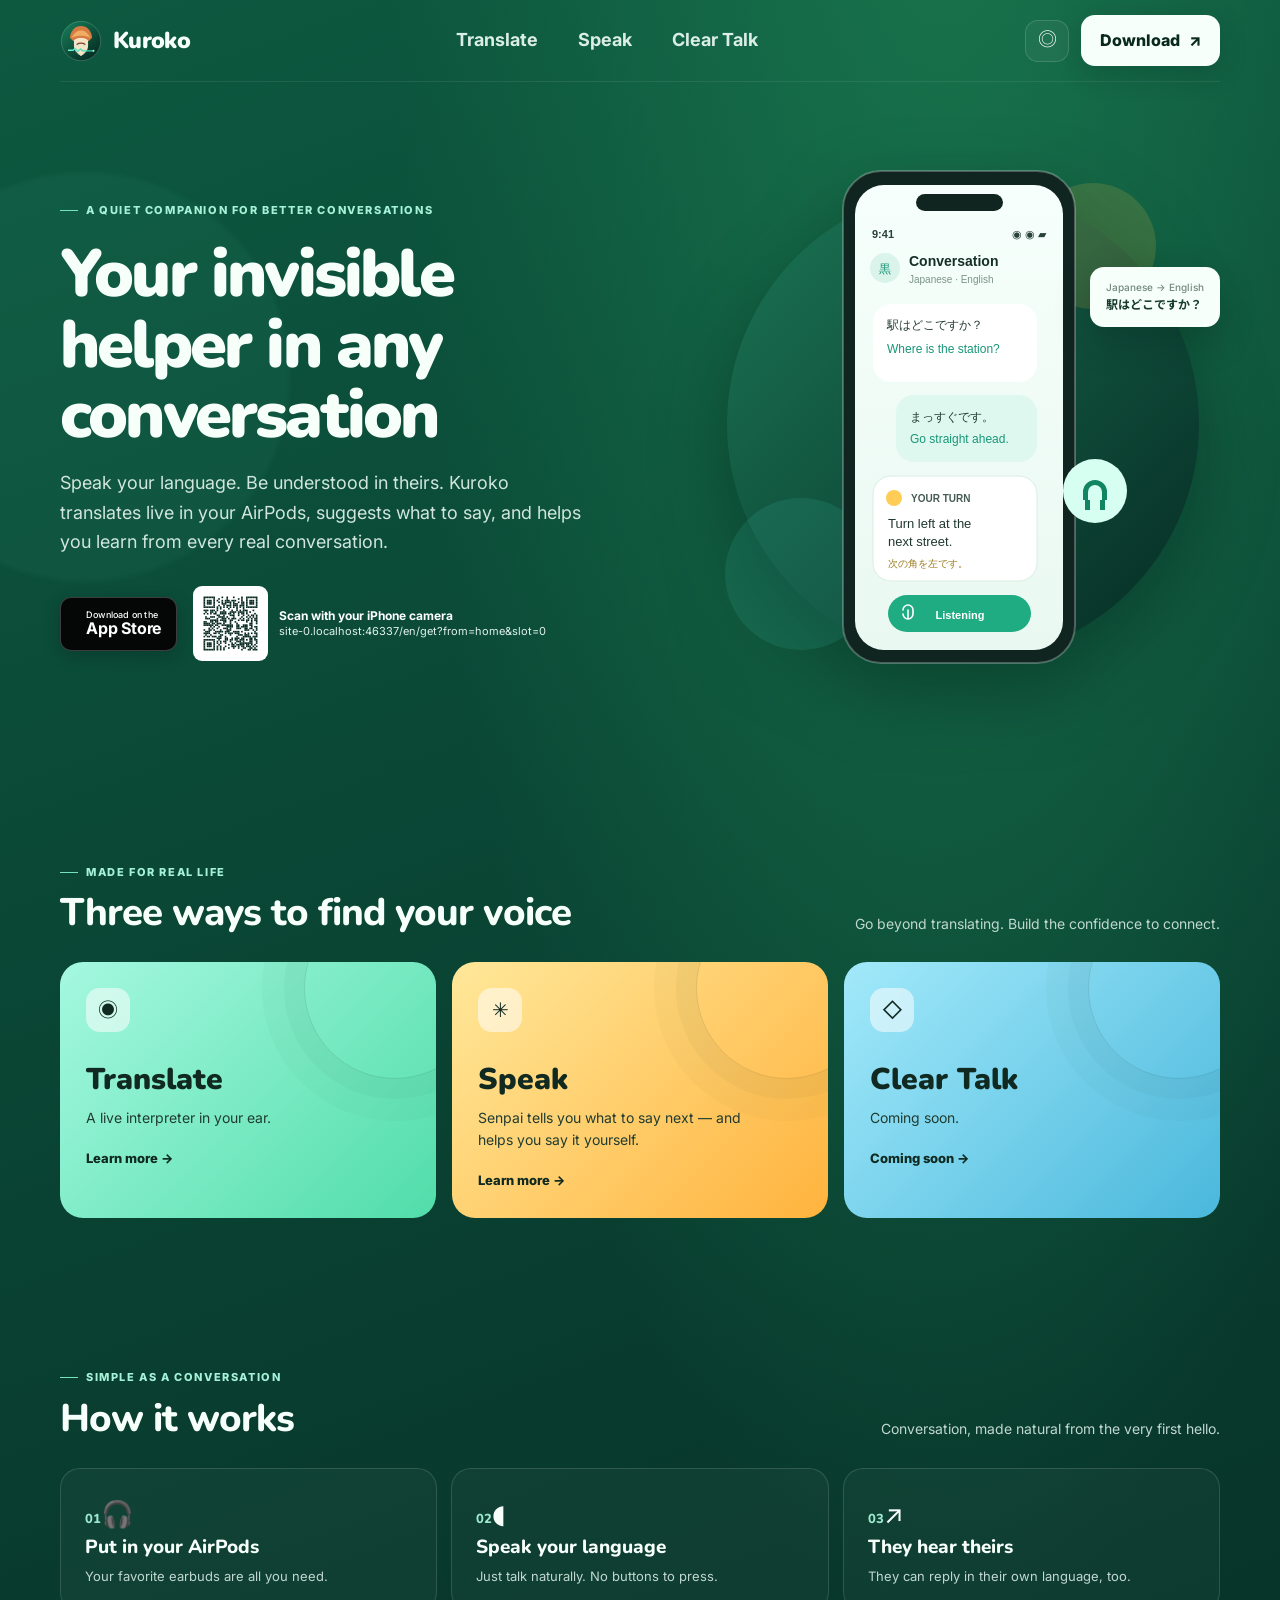
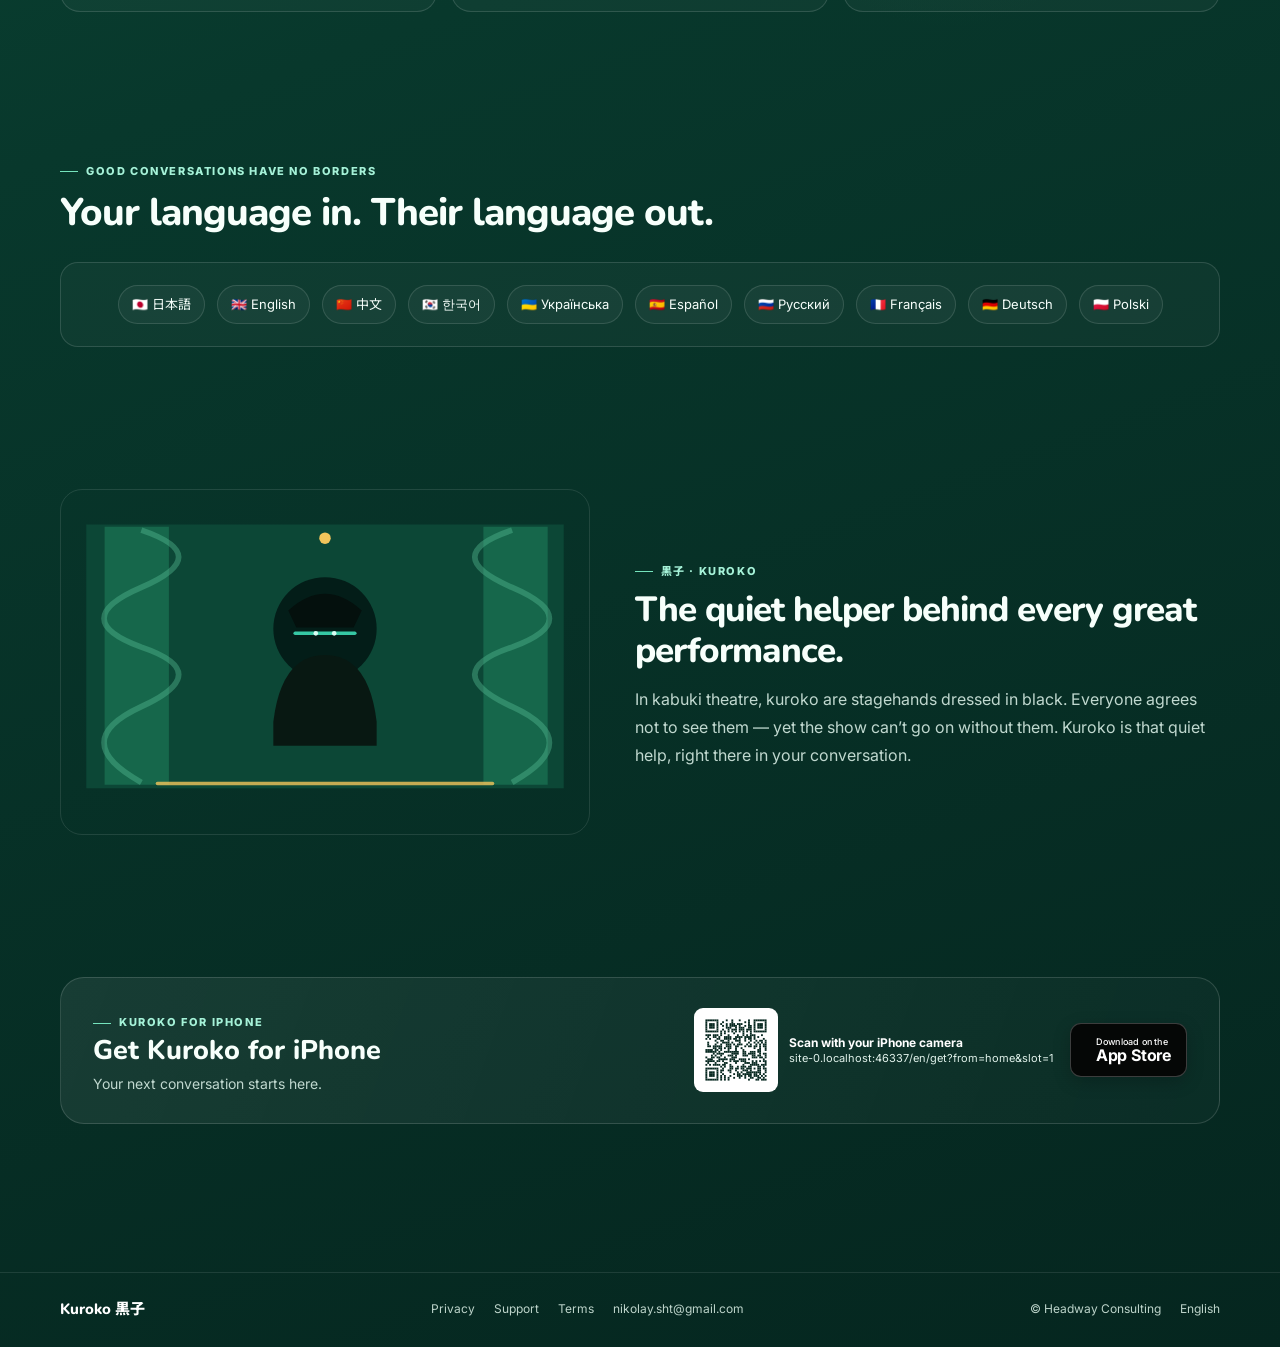
<file: index.html>
<!doctype html>
<html lang="en"><head><meta charset="utf-8"><meta name="viewport" content="width=device-width, initial-scale=1"><meta name="theme-color" content="#0d5940"><meta name="description" content="Speak your language. Be understood in theirs. Kuroko translates live, suggests what to say, and helps you learn from real conversations."><meta property="og:title" content="Kuroko — Your invisible helper in any conversation"><meta property="og:description" content="Speak your language. Be understood in theirs."><meta property="og:image" content="/app-icon.svg"><meta name="twitter:card" content="summary"><meta name="apple-itunes-app" content="app-id=APP_STORE_ID"><link rel="icon" href="/kuroko-mark.svg" type="image/svg+xml"><link rel="stylesheet" href="/styles.css"><title>Kuroko — Your invisible helper in any conversation</title><script defer src="/site.js"></script></head><body data-page="home"><div id="app"></div></body></html>
</file>
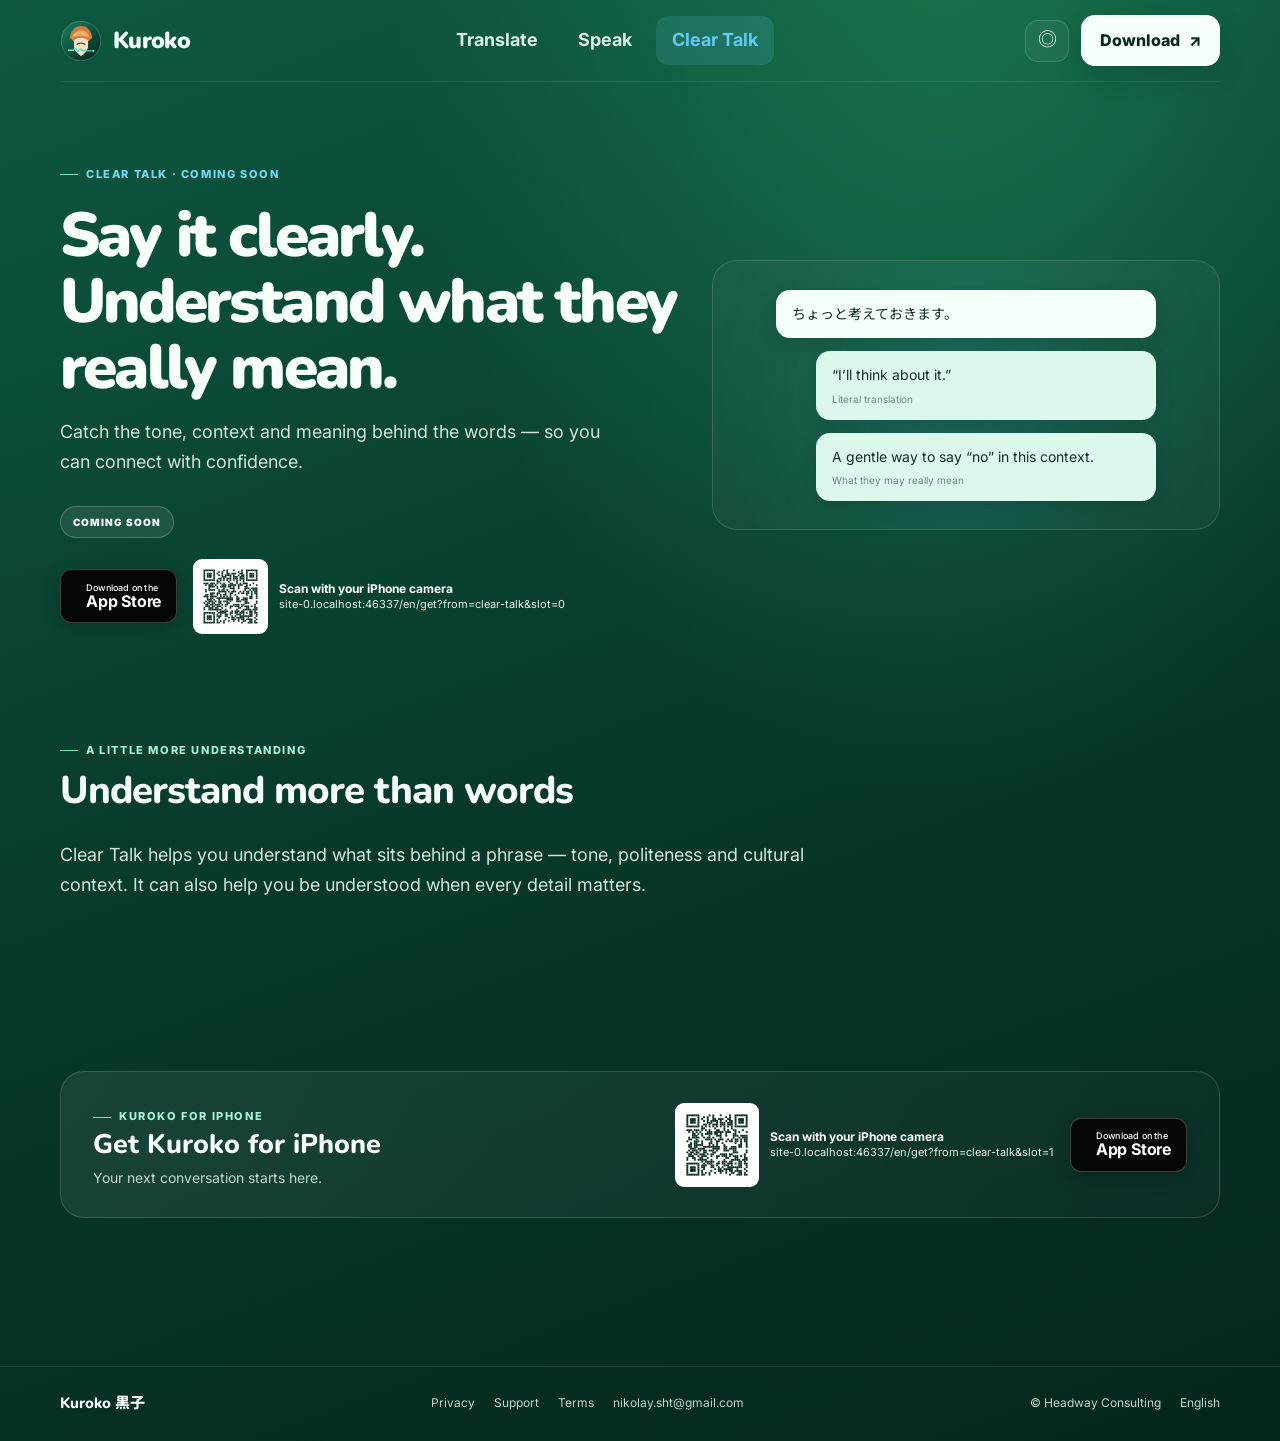
<file: clear-talk.html>
<!doctype html><html lang="en"><head><meta charset="utf-8"><meta name="viewport" content="width=device-width,initial-scale=1"><meta name="theme-color" content="#0d5940"><meta name="description" content="Say it clearly. Understand what they really mean. Coming soon from Kuroko."><meta property="og:title" content="Clear Talk — Kuroko"><meta property="og:description" content="Say it clearly. Understand what they really mean."><meta property="og:image" content="/app-icon.svg"><meta name="twitter:card" content="summary"><meta name="apple-itunes-app" content="app-id=APP_STORE_ID"><link rel="icon" href="/kuroko-mark.svg" type="image/svg+xml"><link rel="stylesheet" href="/styles.css"><title>Clear Talk — Kuroko</title><script defer src="/site.js"></script></head><body data-page="clear-talk"><div id="app"></div></body></html>
</file>
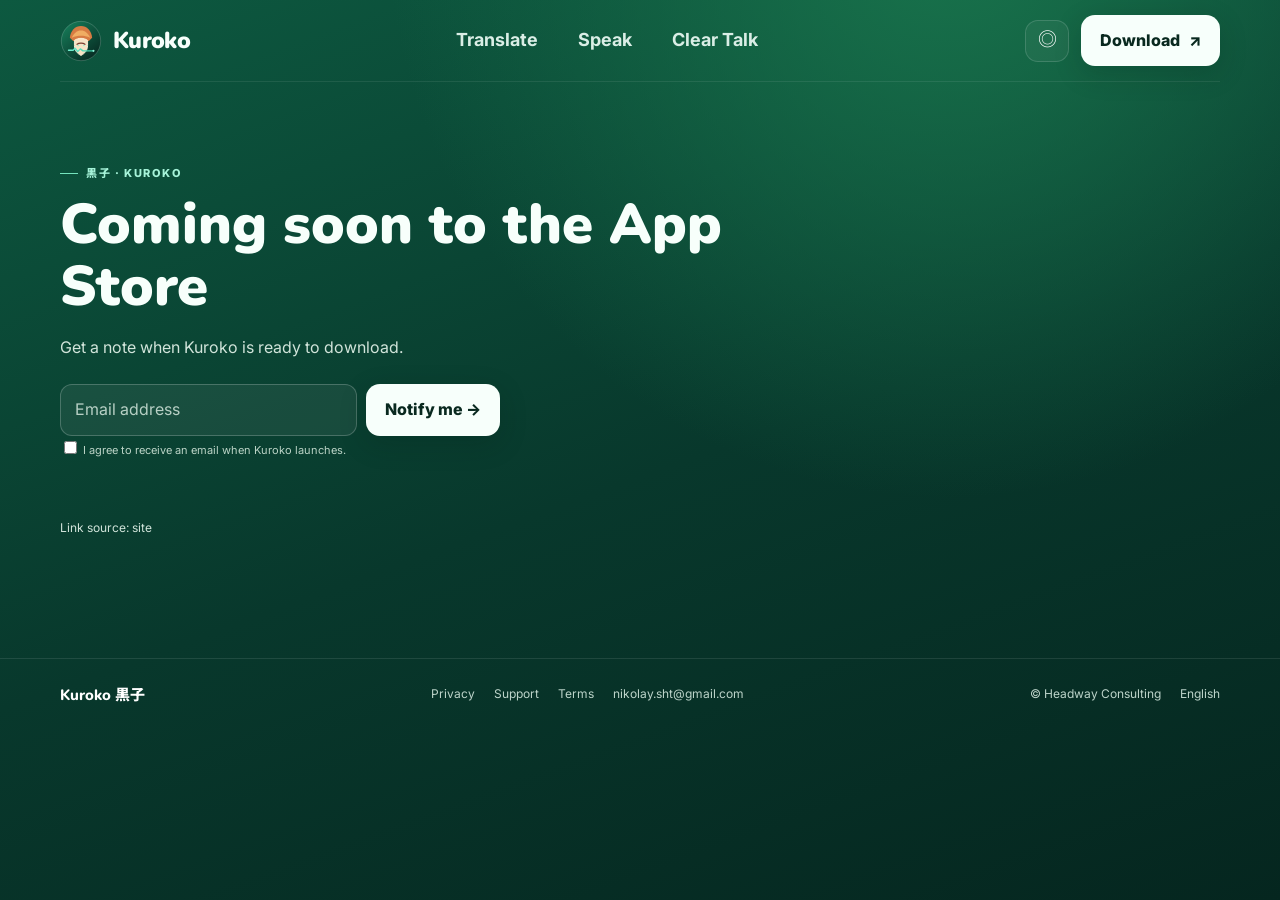
<file: coming-soon.html>
<!doctype html><html lang="en"><head><meta charset="utf-8"><meta name="viewport" content="width=device-width,initial-scale=1"><meta name="theme-color" content="#0d5940"><meta name="description" content="Kuroko is coming soon to the App Store."><link rel="icon" href="/kuroko-mark.svg" type="image/svg+xml"><link rel="stylesheet" href="/styles.css"><title>Coming soon — Kuroko</title><script defer src="/site.js"></script></head><body data-page="coming-soon"><div id="app"></div></body></html>
</file>
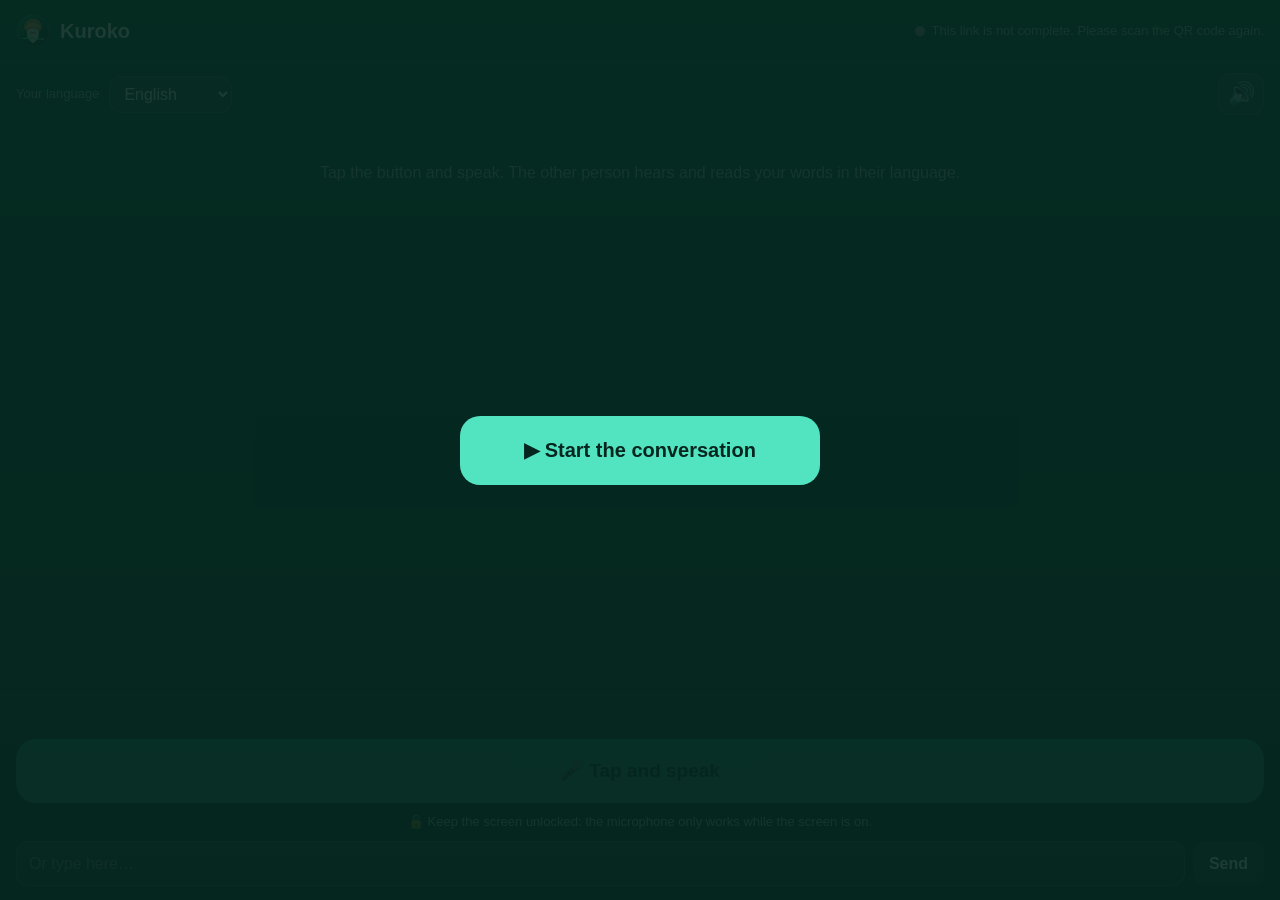
<file: link.html>
<!doctype html>
<html lang="en"><head><meta charset="utf-8"><meta name="viewport" content="width=device-width, initial-scale=1, viewport-fit=cover"><meta name="theme-color" content="#0d5940"><meta name="robots" content="noindex"><link rel="icon" href="/kuroko-mark.svg" type="image/svg+xml"><title>Kuroko Link</title>
<style>
:root{--bg1:#0d5940;--bg2:#05261f;--card:#ffffff14;--line:#ffffff1f;--text:#f4fffa;--muted:#ffffffa6;--mint:#52e3c1;--me:#ffffff;--purple:#c99bff}
*{box-sizing:border-box}html,body{margin:0;height:100%}
body{background:linear-gradient(180deg,var(--bg1),var(--bg2));background-attachment:fixed;color:var(--text);font:16px/1.45 -apple-system,BlinkMacSystemFont,"Segoe UI",Inter,"Noto Sans JP","Noto Sans SC","Noto Sans KR",sans-serif;display:flex;flex-direction:column;min-height:100dvh}
header{display:flex;align-items:center;gap:10px;padding:14px 16px;border-bottom:1px solid var(--line)}
header img{width:34px;height:34px}header b{font-size:20px;font-weight:800}
.status{margin-left:auto;display:flex;align-items:center;gap:7px;font-size:13px;color:var(--muted)}
.dot{width:10px;height:10px;border-radius:50%;background:#999}.dot.wait{background:#ffb340}.dot.ok{background:#34c759}
.bar{display:flex;gap:10px;align-items:center;padding:10px 16px;flex-wrap:wrap}
.bar label{font-size:13px;color:var(--muted)}
select{font:inherit;font-size:16px;color:var(--text);background:var(--card);border:1px solid var(--line);border-radius:12px;padding:8px 10px}
select option{color:#000}
.icon{margin-left:auto;font-size:22px;background:var(--card);border:1px solid var(--line);color:var(--text);border-radius:12px;width:46px;height:42px}
main{flex:1;overflow-y:auto;padding:8px 16px 16px;display:flex;flex-direction:column;gap:10px}
.hint{color:var(--muted);text-align:center;margin:28px 8px}
.msg{max-width:88%;padding:10px 12px;border-radius:16px;background:var(--card);border:1px solid var(--line)}
.msg.mine{align-self:flex-end;background:#52e3c124}
.msg small{display:block;color:var(--muted);font-size:12px;font-weight:700;margin-bottom:2px}
.msg .orig{font-size:15px;color:var(--muted)}
.msg .tr{font-size:22px;font-weight:700;color:var(--me);margin-top:2px}
.msg.mine .tr{font-size:16px;color:var(--purple);font-weight:600}
.msg.mine .orig{font-size:20px;color:var(--text);font-weight:700}
.msg button{background:none;border:0;color:var(--mint);font:inherit;font-size:13px;font-weight:700;padding:4px 0 0;cursor:pointer}
footer{padding:12px 16px calc(14px + env(safe-area-inset-bottom));border-top:1px solid var(--line);display:flex;flex-direction:column;gap:10px}
.live{min-height:22px;color:var(--mint);font-size:15px}
#mic{width:100%;height:64px;border-radius:20px;border:0;font:inherit;font-size:19px;font-weight:800;color:#05261f;background:var(--mint);cursor:pointer}
#mic.on{background:#ffb340}#mic:disabled{opacity:.45}
.type{display:flex;gap:8px}.type input{flex:1;font:inherit;font-size:16px;padding:10px 12px;border-radius:12px;border:1px solid var(--line);background:var(--card);color:var(--text)}
.type button{font:inherit;font-weight:700;border-radius:12px;border:0;padding:0 16px;background:var(--card);color:var(--text)}
.ended{text-align:center;padding:30px 20px}.ended a{color:var(--mint);font-weight:700}
</style></head>
<body>
<header><img src="/kuroko-mark.svg" alt=""><b>Kuroko</b><div class="status"><span class="dot" id="dot"></span><span id="state"></span></div></header>
<div class="bar"><label for="lang" id="langLabel"></label><select id="lang"></select><button class="icon" id="sound" aria-label="Sound">🔊</button></div>
<main id="log"><p class="hint" id="hint"></p></main>
<footer id="foot"><div class="live" id="live"></div><button id="mic" disabled></button><form class="type" id="typeForm"><input id="typed" autocomplete="off"><button id="sendBtn"></button></form></footer>
<script src="/link.js"></script>
</body></html>
</file>
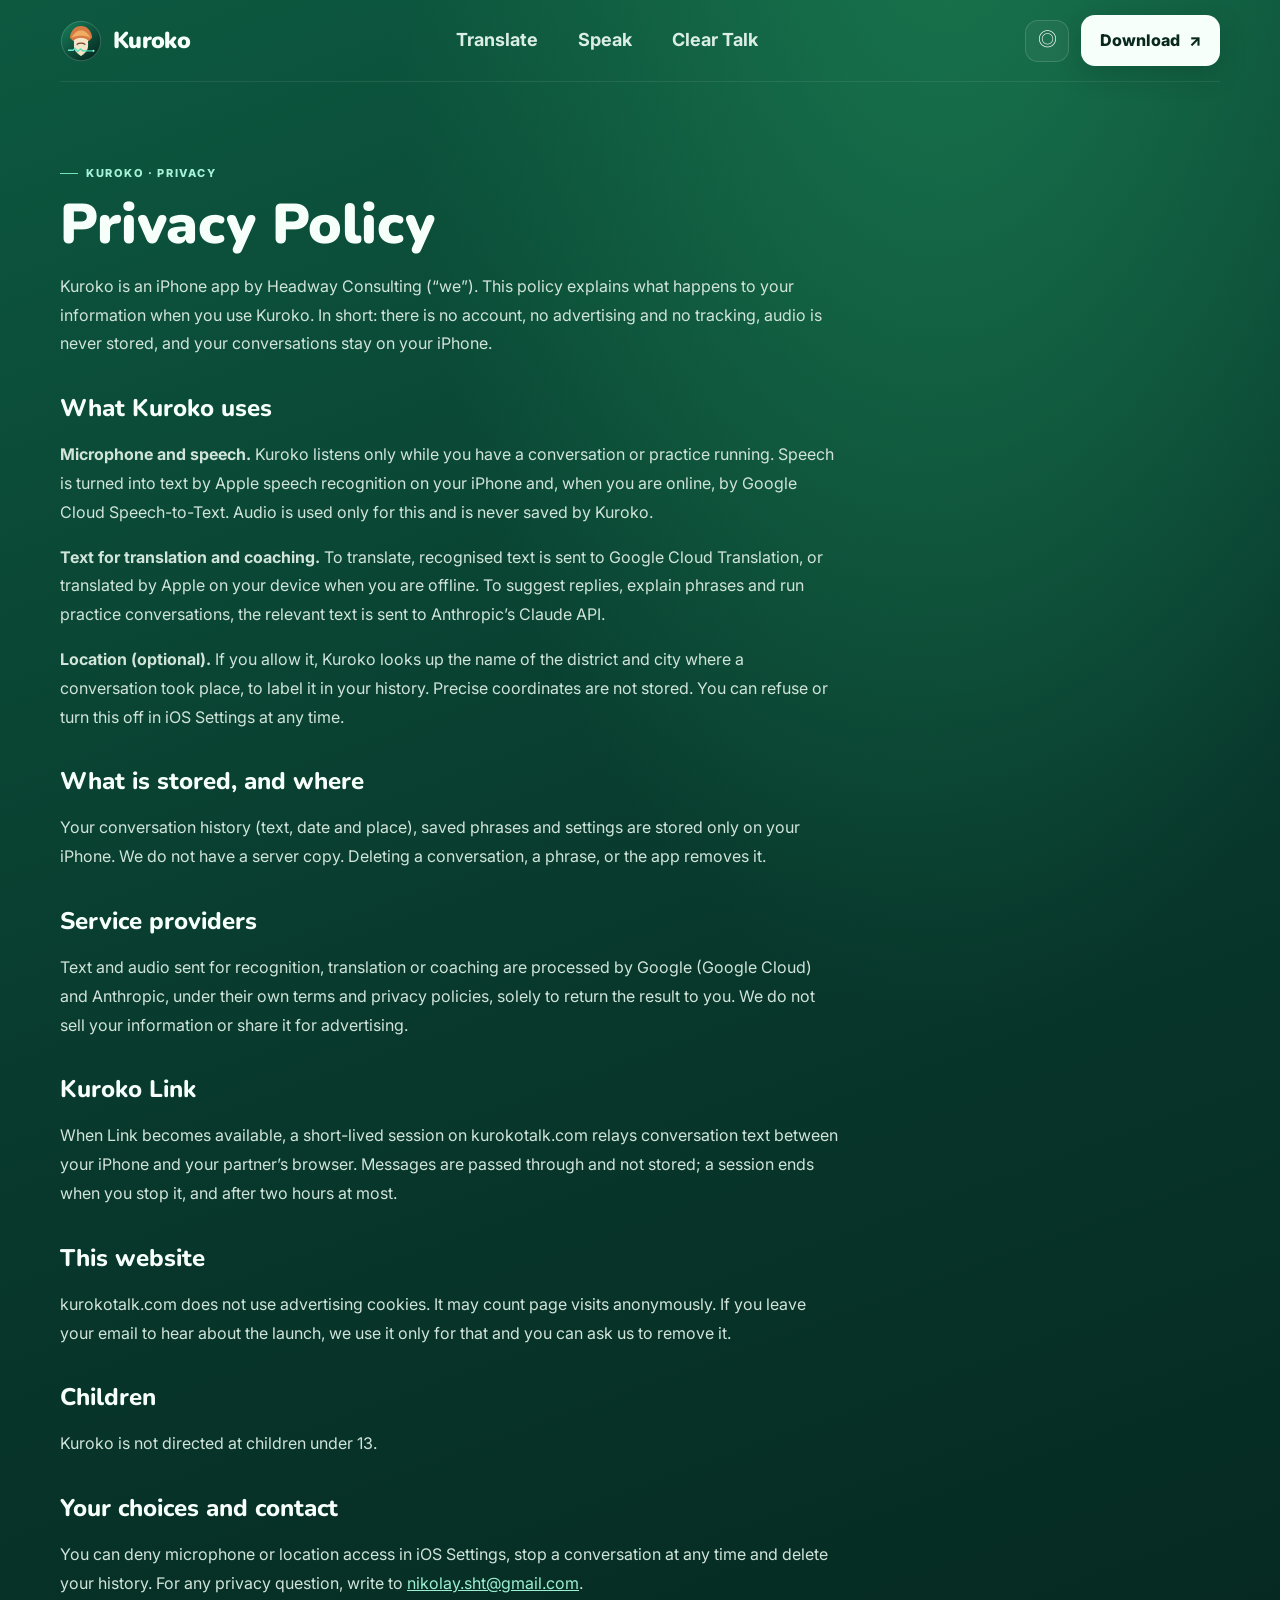
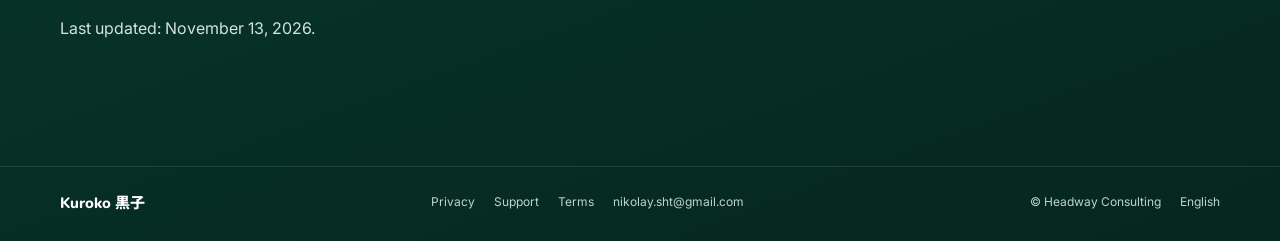
<file: privacy.html>
<!doctype html><html lang="en"><head><meta charset="utf-8"><meta name="viewport" content="width=device-width,initial-scale=1"><meta name="theme-color" content="#0d5940"><meta name="description" content="Kuroko privacy information."><link rel="icon" href="/kuroko-mark.svg" type="image/svg+xml"><link rel="stylesheet" href="/styles.css"><title>Privacy — Kuroko</title><script defer src="/site.js"></script></head><body data-page="privacy"><div id="app"></div></body></html>
</file>
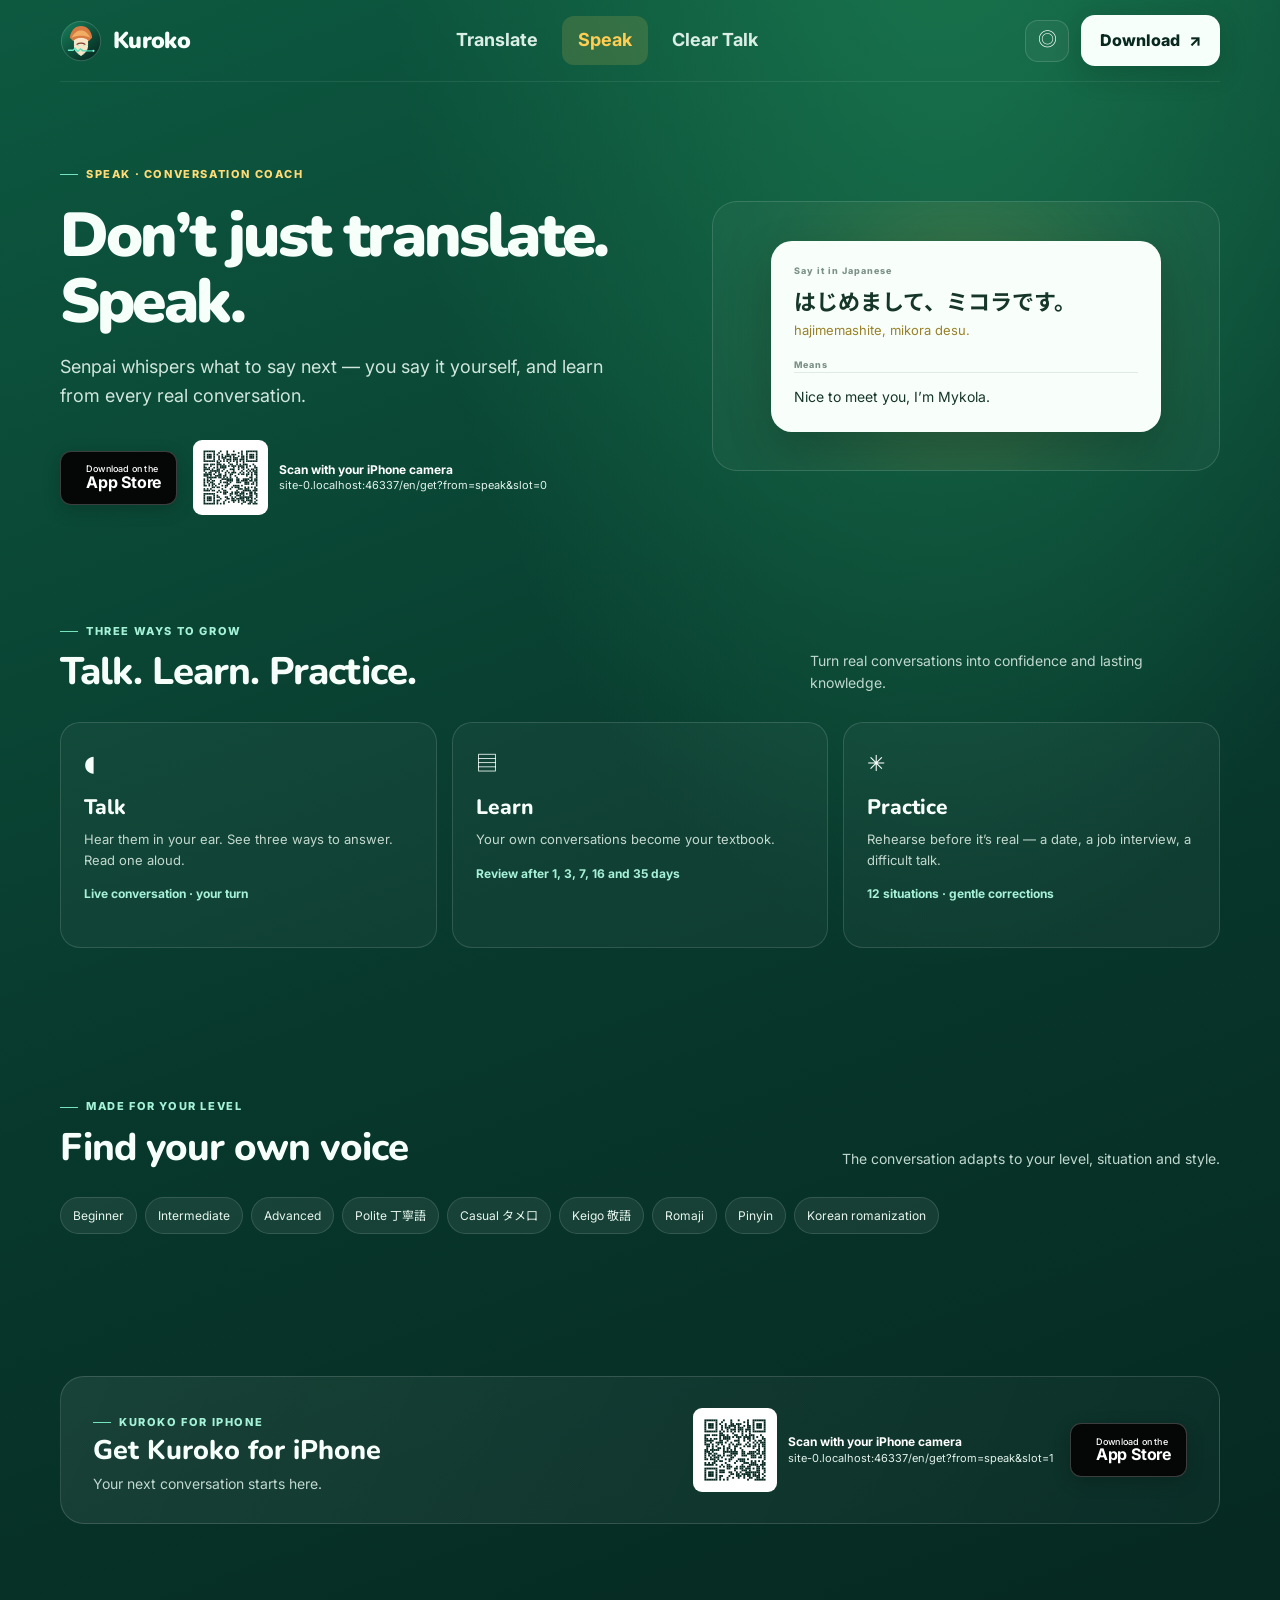
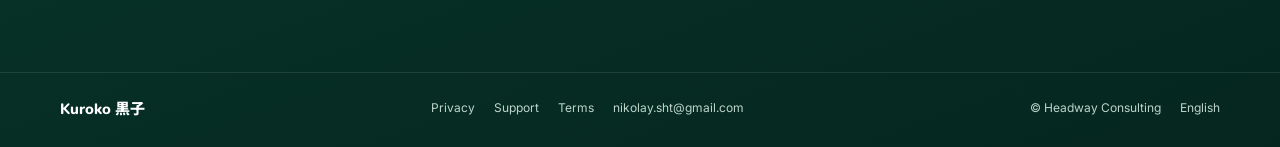
<file: speak.html>
<!doctype html><html lang="en"><head><meta charset="utf-8"><meta name="viewport" content="width=device-width,initial-scale=1"><meta name="theme-color" content="#0d5940"><meta name="description" content="Don't just translate. Speak. Senpai helps you find the words and learn from every real conversation."><meta property="og:title" content="Speak — Kuroko"><meta property="og:description" content="Senpai whispers what to say next — you say it yourself."><meta property="og:image" content="/app-icon.svg"><meta name="twitter:card" content="summary"><meta name="apple-itunes-app" content="app-id=APP_STORE_ID"><link rel="icon" href="/kuroko-mark.svg" type="image/svg+xml"><link rel="stylesheet" href="/styles.css"><title>Speak — Kuroko</title><script defer src="/site.js"></script></head><body data-page="speak"><div id="app"></div></body></html>
</file>
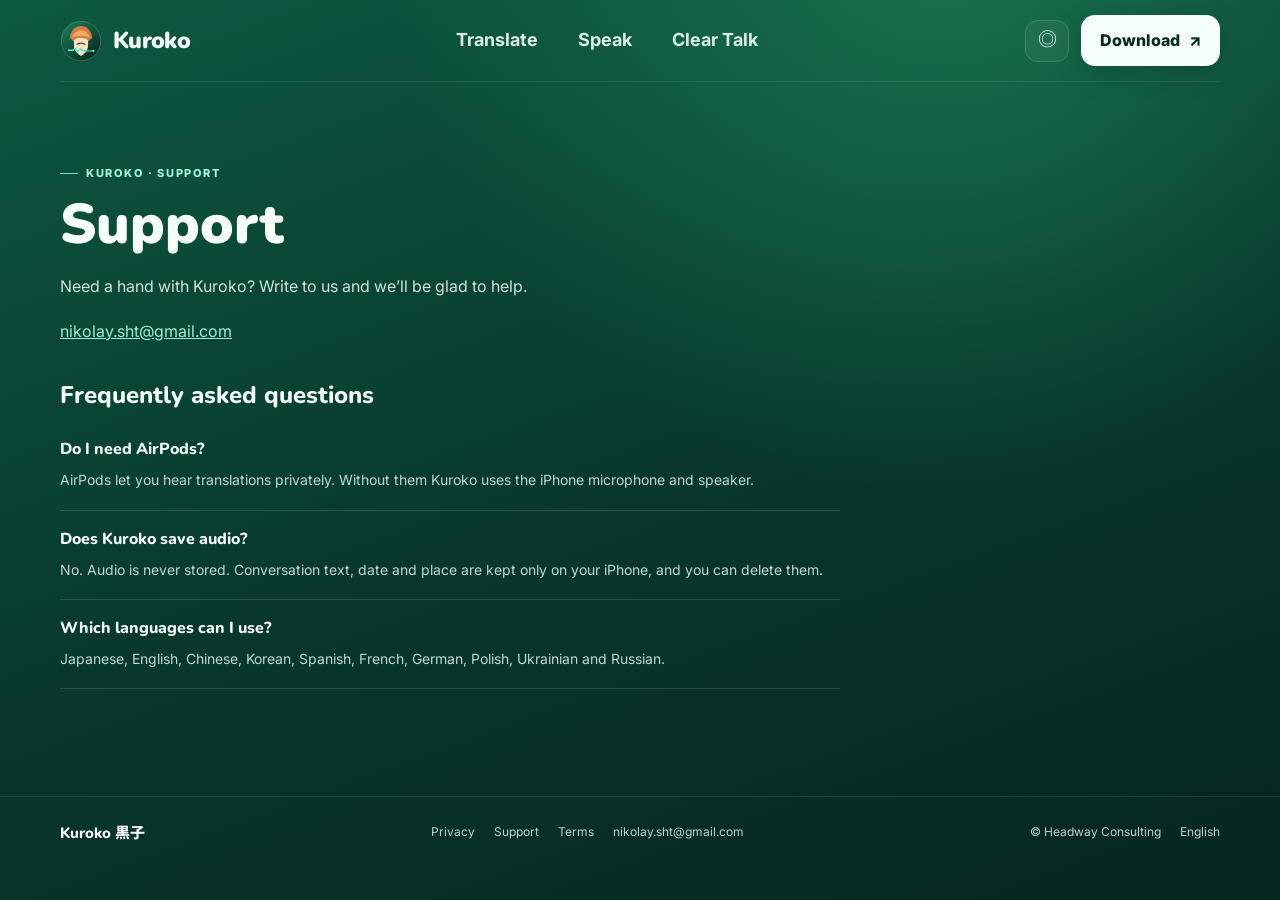
<file: support.html>
<!doctype html><html lang="en"><head><meta charset="utf-8"><meta name="viewport" content="width=device-width,initial-scale=1"><meta name="theme-color" content="#0d5940"><meta name="description" content="Kuroko support and frequently asked questions."><link rel="icon" href="/kuroko-mark.svg" type="image/svg+xml"><link rel="stylesheet" href="/styles.css"><title>Support — Kuroko</title><script defer src="/site.js"></script></head><body data-page="support"><div id="app"></div></body></html>
</file>
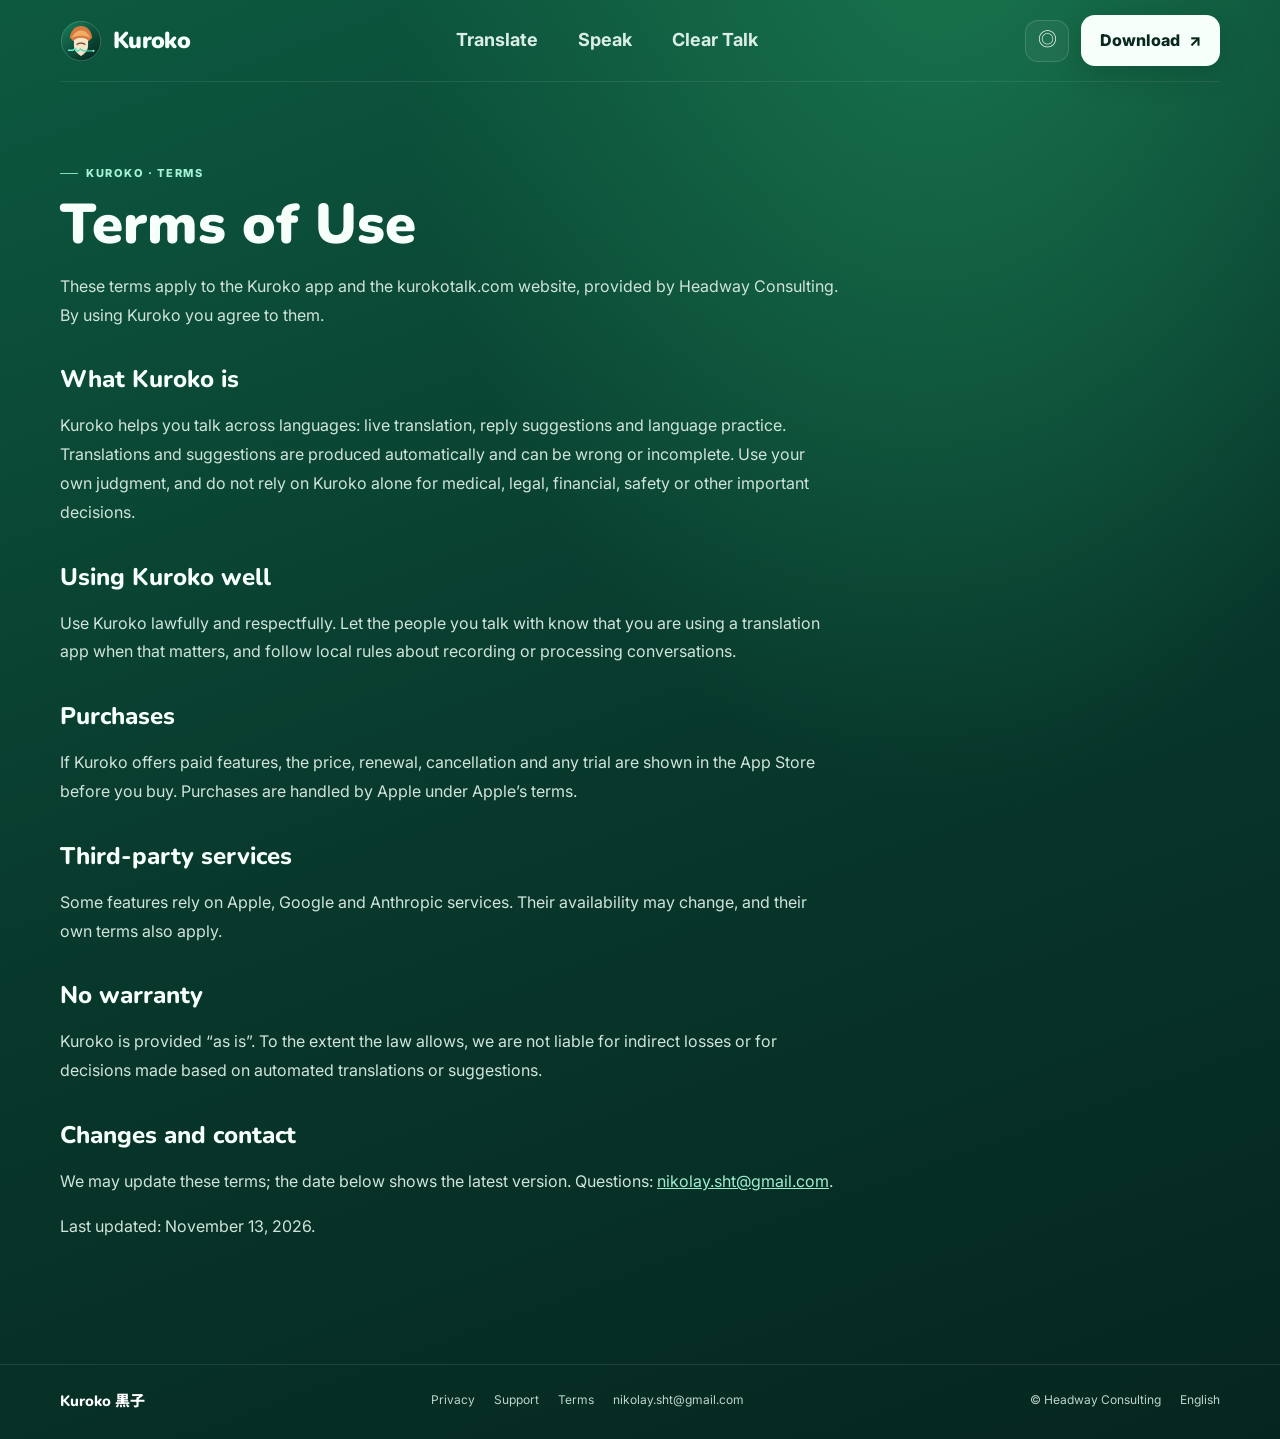
<file: terms.html>
<!doctype html><html lang="en"><head><meta charset="utf-8"><meta name="viewport" content="width=device-width,initial-scale=1"><meta name="theme-color" content="#0d5940"><meta name="description" content="Kuroko terms of use."><link rel="icon" href="/kuroko-mark.svg" type="image/svg+xml"><link rel="stylesheet" href="/styles.css"><title>Terms — Kuroko</title><script defer src="/site.js"></script></head><body data-page="terms"><div id="app"></div></body></html>
</file>
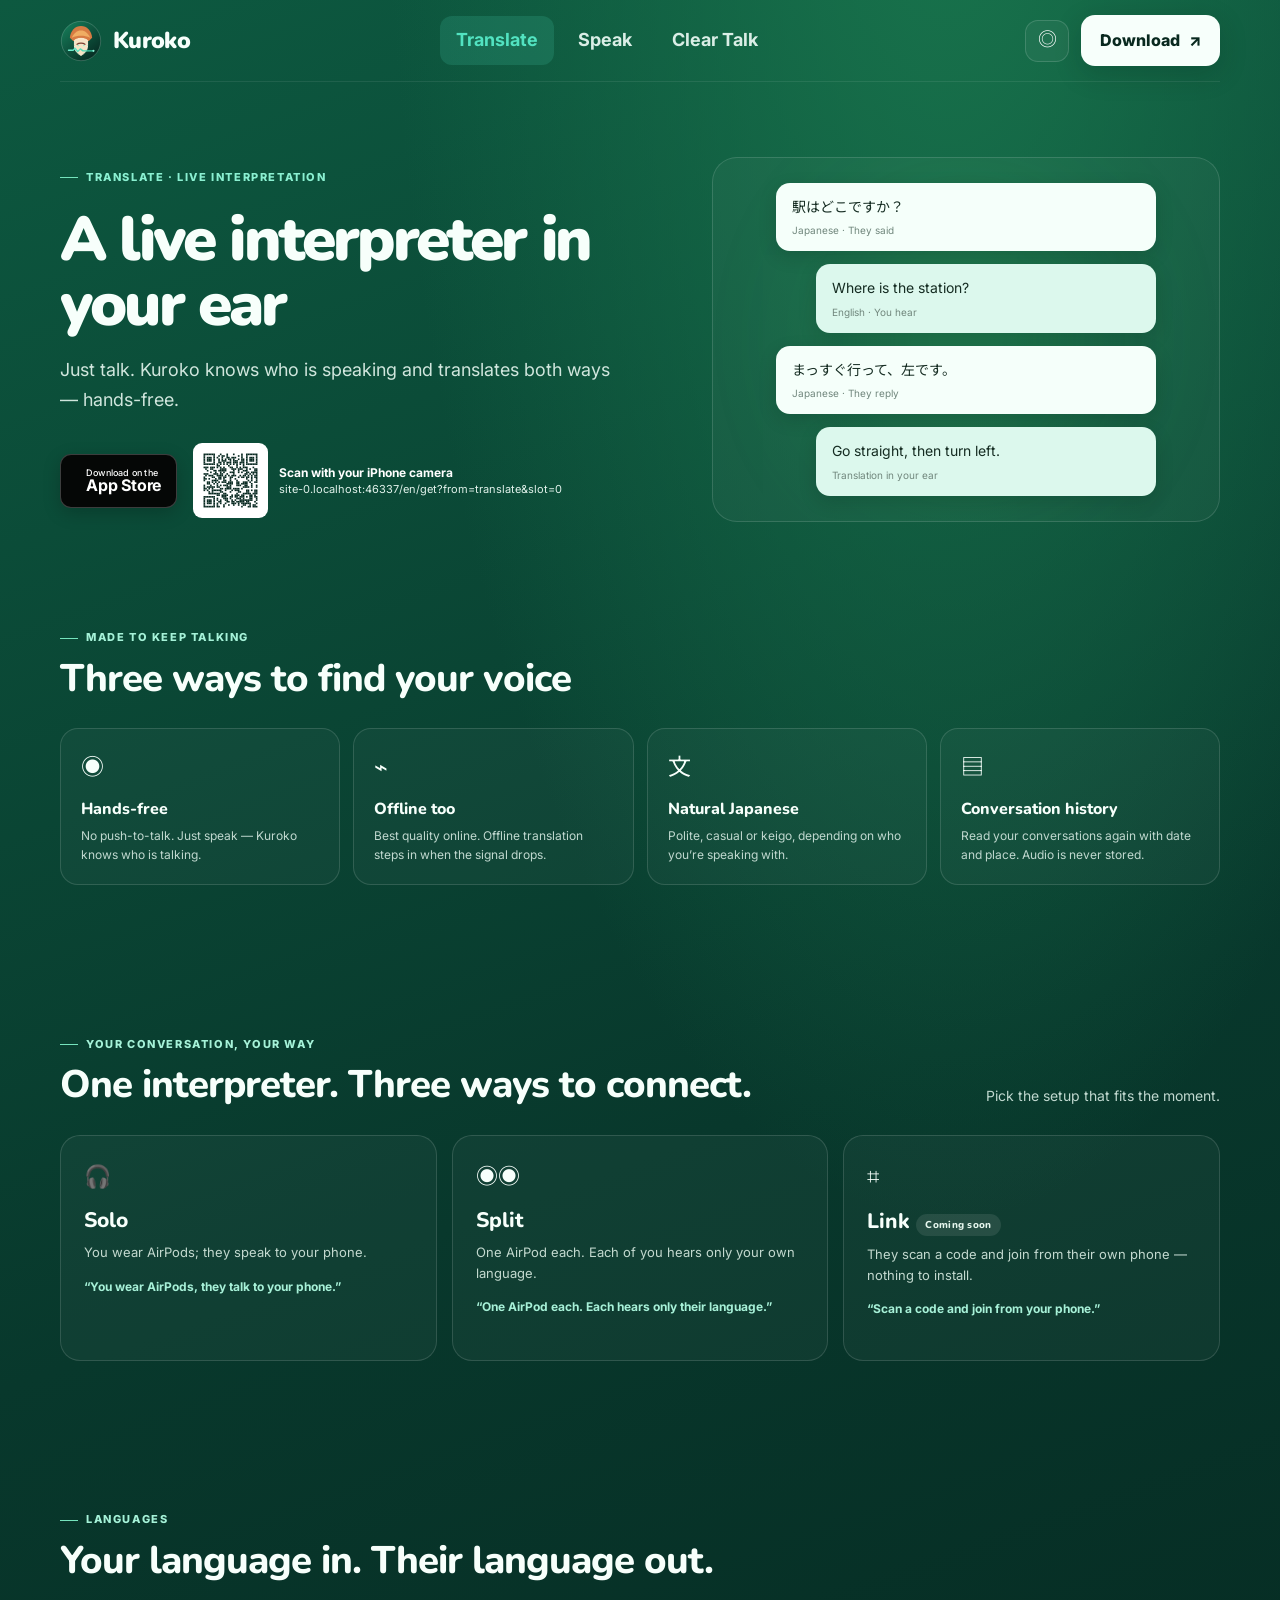
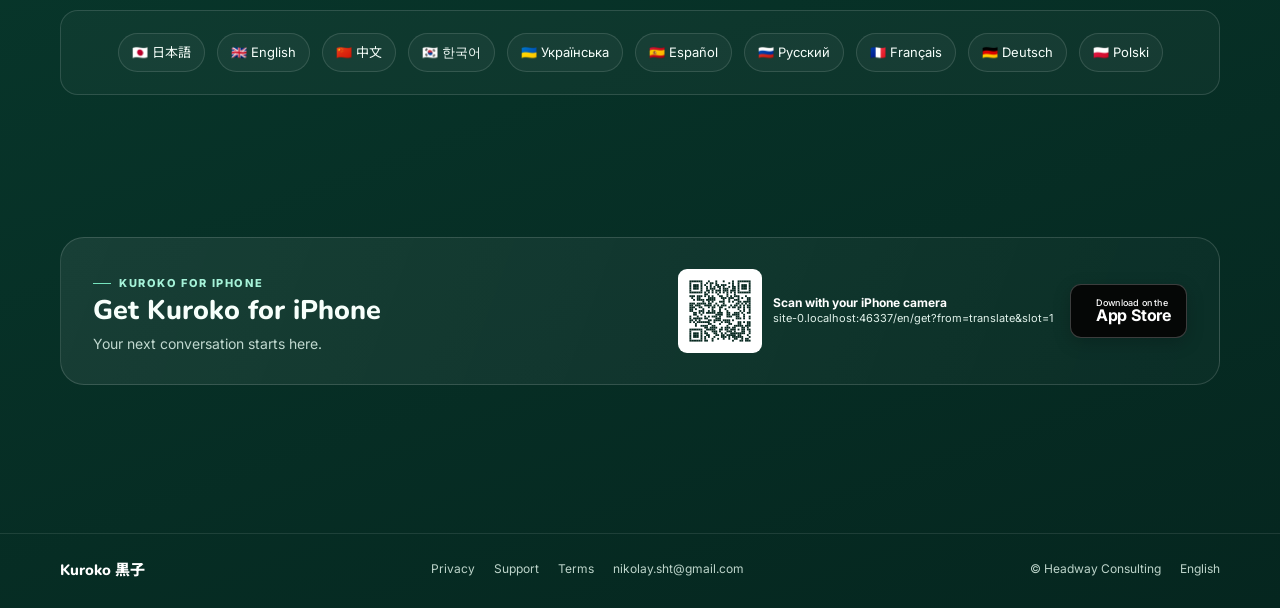
<file: translate.html>
<!doctype html><html lang="en"><head><meta charset="utf-8"><meta name="viewport" content="width=device-width,initial-scale=1"><meta name="theme-color" content="#0d5940"><meta name="description" content="A live interpreter in your ear. Kuroko knows who is speaking and translates both ways, hands-free."><meta property="og:title" content="Translate — Kuroko"><meta property="og:description" content="A live interpreter in your ear."><meta property="og:image" content="/app-icon.svg"><meta name="twitter:card" content="summary"><meta name="apple-itunes-app" content="app-id=APP_STORE_ID"><link rel="icon" href="/kuroko-mark.svg" type="image/svg+xml"><link rel="stylesheet" href="/styles.css"><title>Translate — Kuroko</title><script defer src="/site.js"></script></head><body data-page="translate"><div id="app"></div></body></html>
</file>
<file: styles.css>
@import url('https://fonts.googleapis.com/css2?family=Inter:wght@400;500;600;700&family=Nunito:wght@600;700;800;900&family=Noto+Sans+JP:wght@400;500;700&display=swap');
:root{--forest:#0d5940;--deep:#05261f;--mint:#52e3c1;--white:#f7fffb;--muted:#c0d8cf;--line:#ffffff22;--panel:#ffffff0d;--translate:#34c759;--speak:#ffb522;--clear:#32ade6;--purple:#af52de;--font:Inter,'Noto Sans JP',sans-serif;--head:Nunito,'Noto Sans JP',sans-serif}*{box-sizing:border-box}html{scroll-behavior:smooth}body{margin:0;color:var(--white);font:16px/1.6 var(--font);background:radial-gradient(ellipse at 74% -10%,#19754d 0,transparent 42%),linear-gradient(160deg,#0d5940 0%,#08382c 52%,#05261f 100%);min-height:100vh}a{color:inherit;text-decoration:none}button,input{font:inherit}button,a{-webkit-tap-highlight-color:transparent}a:focus-visible,button:focus-visible,input:focus-visible{outline:3px solid #f8cc5b;outline-offset:3px}.shell{width:min(1160px,calc(100% - 48px));margin:auto}.header{height:82px;display:flex;align-items:center;justify-content:space-between;border-bottom:1px solid #ffffff14;gap:24px}.brand{display:flex;align-items:center;gap:11px;font:900 23px var(--head);letter-spacing:-.7px;white-space:nowrap}.brand img{width:42px;height:42px}.nav{display:flex;align-items:center;gap:8px}.nav a{padding:10px 14px;border-radius:12px;font-size:14px;font-weight:700;color:#daeee6;transition:background .2s,color .2s}.nav a:hover{background:#ffffff12}.nav a.active{color:var(--nav-color);background:color-mix(in srgb,var(--nav-color) 15%,transparent)}.nav a[data-link=translate]{--nav-color:#52e3c1}.nav a[data-link=speak]{--nav-color:#ffce53}.nav a[data-link=clear-talk]{--nav-color:#63c9f1}.actions{display:flex;align-items:center;gap:12px}.language-wrap{position:relative}.language-button{height:42px;width:44px;border-radius:13px;border:1px solid #ffffff25;background:#ffffff0c;color:white;cursor:pointer;font-size:19px}.language-menu{position:absolute;z-index:20;top:50px;right:0;width:205px;padding:7px;background:#082b23;border:1px solid #ffffff24;border-radius:15px;box-shadow:0 16px 40px #0006;display:none}.language-menu.open{display:block}.language-menu button{display:block;width:100%;text-align:left;border:0;border-radius:9px;padding:9px 11px;background:transparent;color:#e6f7ef;cursor:pointer;font-size:14px}.language-menu button:hover,.language-menu button.selected{background:#ffffff16}.cta{display:inline-flex;align-items:center;justify-content:center;gap:9px;border:0;border-radius:14px;background:#f7fffb;color:#09291f;font-weight:800;padding:13px 19px;min-height:48px;cursor:pointer;box-shadow:0 8px 28px #021c1433;transition:transform .18s,box-shadow .18s}.cta:hover{transform:translateY(-2px);box-shadow:0 11px 30px #021c1455}.cta.dark{background:#06261e;color:#fff;border:1px solid #ffffff25}.cta.speak{background:linear-gradient(120deg,#ffda67,#ffab31)}.cta.mint{background:linear-gradient(120deg,#7af0d2,#43c794)}.cta svg{width:17px;height:17px}.mobile-nav{display:none}.hero{position:relative;display:grid;grid-template-columns:1.08fr .92fr;align-items:center;min-height:620px;padding:60px 0 72px;gap:24px}.hero:before{content:'';position:absolute;width:410px;height:410px;left:-180px;top:90px;background:#66ebba0c;filter:blur(2px);border-radius:50%;pointer-events:none}.hero-copy{position:relative;z-index:1;max-width:570px}.eyebrow{display:inline-flex;align-items:center;gap:8px;text-transform:uppercase;letter-spacing:1.6px;font-size:11px;font-weight:800;color:#a5f2d8}.eyebrow:before{content:'';width:18px;height:1px;background:#75e4bd}.hero h1,.page-hero h1{font:900 clamp(42px,5.2vw,68px)/1.06 var(--head);letter-spacing:-2.8px;margin:20px 0 17px;max-width:650px}.hero h1 em{font-style:normal;color:#a5efd4}.lead{font-size:18px;line-height:1.65;color:#d0e6dd;max-width:530px;margin:0 0 29px}.hero-actions{display:flex;align-items:center;gap:16px;flex-wrap:wrap}.app-badge{display:inline-flex;align-items:center;gap:10px;background:#050706;color:white;border:1px solid #ffffff38;border-radius:11px;padding:8px 15px;min-height:54px;line-height:1.05;box-shadow:0 5px 18px #0003}.app-badge .apple{font-size:27px;line-height:1}.app-badge small{display:block;font-size:9px;font-weight:500;letter-spacing:.2px}.app-badge b{display:block;font-size:16px;letter-spacing:-.2px}.qr-card{display:flex;align-items:center;gap:11px;color:#e1f2eb;font-size:11px;line-height:1.45}.qr-card img{width:75px;height:75px;background:#fff;border-radius:9px;padding:4px}.qr-card strong{display:block;color:white;font-size:12px}.visual{position:relative;display:flex;justify-content:center;align-items:center;min-height:500px}.visual img{width:min(100%,510px);height:auto;filter:drop-shadow(0 28px 38px #001c1766);animation:float 7s ease-in-out infinite}.floating-note{position:absolute;right:0;top:22%;background:#f7fffb;color:#183b2f;border-radius:14px;padding:12px 16px;box-shadow:0 14px 34px #001c1740;font-size:12px;font-weight:700;animation:float 6s ease-in-out infinite reverse}.floating-note span{display:block;font-weight:500;color:#71877e;font-size:10px}.section{padding:71px 0}.section-head{display:flex;align-items:end;justify-content:space-between;margin-bottom:27px;gap:22px}.section-head h2{font:800 clamp(28px,3vw,39px)/1.15 var(--head);margin:10px 0 0;letter-spacing:-1px}.section-head p{max-width:410px;margin:0;color:var(--muted);font-size:14px}.feature-grid{display:grid;grid-template-columns:repeat(3,1fr);gap:16px}.feature-card{min-height:238px;border-radius:23px;padding:26px;position:relative;overflow:hidden;color:#102a21;transition:transform .2s}.feature-card:hover{transform:translateY(-4px)}.feature-card:after{content:'';position:absolute;right:-50px;top:-65px;width:180px;height:180px;border:1px solid #09291f20;border-radius:50%;box-shadow:0 0 0 20px #09291f08,0 0 0 42px #09291f06}.feature-card.translate{background:linear-gradient(135deg,#a5f8df,#51ddaa)}.feature-card.speak{background:linear-gradient(135deg,#ffe89a,#ffb33d)}.feature-card.clear{background:linear-gradient(135deg,#a2e9fa,#4ab8dc)}.feature-icon{width:44px;height:44px;border-radius:14px;background:#fff8;display:grid;place-items:center;font-size:20px;margin-bottom:27px}.feature-card h3{font:900 24px var(--head);margin:0 0 7px}.feature-card p{margin:0;max-width:280px;color:#203c31;font-size:14px;line-height:1.55}.more{display:inline-flex;margin-top:19px;align-items:center;gap:6px;font-size:13px;font-weight:800}.steps{display:grid;grid-template-columns:repeat(3,1fr);gap:14px}.step{border:1px solid var(--line);background:#ffffff08;border-radius:20px;padding:24px}.step-num{font:800 13px var(--head);color:#9de9cf}.step-icon{font-size:26px;margin:16px 0 7px}.step h3{font:800 19px var(--head);margin:0 0 6px}.step p{margin:0;color:var(--muted);font-size:13px}.language-strip{display:flex;align-items:center;justify-content:center;flex-wrap:wrap;gap:12px;padding:22px;border:1px solid var(--line);border-radius:18px;background:#ffffff08}.language-strip span{border:1px solid #ffffff20;background:#ffffff0a;padding:8px 13px;border-radius:99px;font-size:13px}.language-strip b{color:#8be9cd}.story{display:grid;grid-template-columns:.95fr 1.05fr;gap:45px;align-items:center}.story img{width:100%;border-radius:22px;border:1px solid #ffffff1b}.story h2{font:800 35px/1.15 var(--head);margin:10px 0 14px;letter-spacing:-1px}.story p{color:var(--muted);margin:0;line-height:1.75}.download-band{border:1px solid #ffffff25;background:linear-gradient(110deg,#ffffff12,#ffffff06);border-radius:24px;padding:28px 32px;display:flex;align-items:center;justify-content:space-between;gap:22px}.download-band h2{font:800 27px var(--head);margin:0 0 4px}.download-band p{margin:0;color:var(--muted);font-size:14px}.download-tools{display:flex;align-items:center;gap:17px}.download-tools .qr-card img{width:84px;height:84px}.footer{border-top:1px solid #ffffff19;margin-top:77px;padding:24px 0 28px;color:#bdd4ca;font-size:12px}.footer-main{display:flex;align-items:center;justify-content:space-between;gap:18px;flex-wrap:wrap}.footer-links,.footer-right{display:flex;align-items:center;gap:19px;flex-wrap:wrap}.footer a:hover{color:#fff}.footer-brand{font:800 15px var(--head);color:#fff}.page-hero{padding:75px 0 28px;display:grid;grid-template-columns:1.1fr .9fr;gap:30px;align-items:center}.page-hero h1{font-size:clamp(42px,5vw,62px)}.page-hero .lead{max-width:560px}.page-visual{border:1px solid #ffffff22;background:#ffffff09;border-radius:25px;padding:25px;min-height:270px;display:flex;align-items:center;justify-content:center;position:relative;overflow:hidden}.page-visual:before{content:'';position:absolute;width:250px;height:250px;border-radius:50%;background:var(--feature,#52e3c1);filter:blur(75px);opacity:.18}.dialogue{position:relative;display:grid;gap:13px;width:100%;max-width:380px}.bubble{background:#f5fffa;color:#152c22;padding:13px 16px;border-radius:14px;font-size:14px;box-shadow:0 6px 18px #001a1228}.bubble.alt{margin-left:40px;background:#dcf8ed}.bubble small{display:block;color:#71877d;font-size:10px;margin-top:4px}.mode-grid{display:grid;grid-template-columns:repeat(3,1fr);gap:15px}.mode{border:1px solid var(--line);background:#ffffff09;border-radius:20px;padding:23px;min-height:226px}.mode .mode-icon{font-size:22px;margin-bottom:12px}.mode h3{font:800 21px var(--head);margin:0 0 8px}.mode p{font-size:13px;color:#c3d9cf;line-height:1.6;margin:0 0 14px}.quote{font-size:12px!important;color:#a7f1d8!important;font-weight:700}.tag{display:inline-block;padding:4px 9px;margin-top:8px;border-radius:99px;background:#ffffff18;color:#e7f7ef;font-size:10px;font-weight:800;letter-spacing:.3px}.benefit-grid{display:grid;grid-template-columns:repeat(4,1fr);gap:13px}.benefit{border:1px solid var(--line);background:#ffffff08;border-radius:18px;padding:20px}.benefit i{font-style:normal;font-size:23px}.benefit h3{font:800 16px var(--head);margin:12px 0 6px}.benefit p{font-size:12px;color:var(--muted);margin:0;line-height:1.6}.phrase-card{position:relative;width:min(100%,390px);background:#f8fffb;color:#17362a;padding:23px;border-radius:21px;box-shadow:0 17px 42px #001a1244}.phrase-card .label{font-size:9px;letter-spacing:1px;font-weight:800;color:#7c9187}.phrase-card .jp{font:700 22px 'Noto Sans JP',sans-serif;margin:6px 0 4px}.phrase-card .romaji{font-size:13px;color:#998127;margin:0 0 17px}.phrase-card .meaning{border-top:1px solid #e1ebe5;padding-top:13px;font-size:14px;margin:0}.level-chips{display:flex;flex-wrap:wrap;gap:8px}.chip{padding:8px 12px;border-radius:99px;background:#ffffff11;border:1px solid #ffffff20;font-size:12px;color:#e5f5ed}.coming{display:inline-block;border:1px solid #ffffff35;background:#ffffff16;border-radius:99px;padding:7px 12px;text-transform:uppercase;letter-spacing:1px;font-size:10px;font-weight:900}.article{max-width:780px;padding:74px 0 30px}.article h1{font:900 clamp(38px,5vw,56px)/1.1 var(--head);margin:12px 0 16px}.article h2{font:800 24px var(--head);margin:34px 0 10px}.article p,.article li{color:#d1e4da;line-height:1.8}.article a{color:#9cf0d1;text-decoration:underline}.faq{padding:17px 0;border-bottom:1px solid var(--line)}.faq h3{font:800 16px var(--head);margin:0 0 7px}.faq p{font-size:14px;margin:0;color:var(--muted)}.signup{display:flex;gap:9px;margin-top:22px;max-width:440px}.signup input{min-width:0;flex:1;border:1px solid #ffffff35;border-radius:12px;background:#ffffff10;color:#fff;padding:12px 14px}.signup input::placeholder{color:#b8d0c5}.consent{font-size:11px;color:#bcd4c7;margin-top:9px}.status{font-size:12px;color:#a8f1d4;min-height:20px;margin-top:9px}.hidden{display:none!important}.mobile-banner{display:none}
@keyframes float{0%,100%{transform:translateY(0)}50%{transform:translateY(-11px)}}
@media(max-width:900px){.nav{gap:0}.nav a{padding:9px 10px}.hero{min-height:550px}.hero h1{font-size:55px}.visual{min-height:430px}.floating-note{right:-10px}.benefit-grid{grid-template-columns:repeat(2,1fr)}}
@media(max-width:650px){.shell{width:calc(100% - 36px)}.header{height:67px;justify-content:space-between}.brand{font-size:21px}.brand img{width:37px;height:37px}.nav{display:none}.actions{gap:9px}.actions>.cta{padding:10px 12px;min-height:42px;font-size:12px}.language-button{height:40px;width:40px}.mobile-nav{display:flex;align-items:center;justify-content:space-between;gap:3px;padding:7px 0 8px;border-bottom:1px solid #ffffff14}.mobile-nav a{font-size:12px;padding:8px 9px;border-radius:10px;font-weight:800;color:#e0f2e9;white-space:nowrap}.mobile-nav a.active{color:var(--nav-color);background:color-mix(in srgb,var(--nav-color) 15%,transparent)}.mobile-nav a[data-link=translate]{--nav-color:#52e3c1}.mobile-nav a[data-link=speak]{--nav-color:#ffce53}.mobile-nav a[data-link=clear-talk]{--nav-color:#63c9f1}.hero{grid-template-columns:1fr;min-height:0;padding:48px 0 25px;gap:0}.hero h1{font-size:45px;letter-spacing:-1.7px;margin:16px 0 12px}.lead{font-size:16px;margin-bottom:22px}.hero-actions{gap:12px}.hero-actions>.cta{min-height:50px}.hero-actions .qr-card{display:none}.visual{min-height:330px;margin-top:7px}.visual img{width:min(100%,380px)}.floating-note{top:15%;right:0;font-size:10px;padding:9px 12px}.section{padding:47px 0}.section-head{display:block;margin-bottom:20px}.section-head h2{font-size:30px}.section-head p{margin-top:10px}.feature-grid{grid-template-columns:1fr;gap:12px}.feature-card{min-height:197px;padding:22px}.feature-icon{margin-bottom:17px}.steps{grid-template-columns:1fr;gap:10px}.step{padding:18px;display:grid;grid-template-columns:45px 1fr;column-gap:12px}.step-num{grid-row:1 / span 2}.step-icon{display:none}.step h3{margin:0 0 3px}.step p{grid-column:2}.language-strip{gap:8px;padding:17px 12px}.language-strip span{font-size:11px;padding:7px 10px}.story{grid-template-columns:1fr;gap:20px}.story h2{font-size:29px}.download-band{padding:22px;display:block}.download-band h2{font-size:24px}.download-tools{margin-top:18px;justify-content:space-between}.download-tools .qr-card img{width:72px;height:72px}.download-tools .qr-card{font-size:10px}.download-tools .app-badge{padding:7px 10px}.footer{margin-top:50px}.footer-main{display:block}.footer-links{margin:17px 0}.footer-right{justify-content:space-between}.page-hero{grid-template-columns:1fr;padding:49px 0 18px;gap:7px}.page-hero h1{font-size:44px;letter-spacing:-1.8px;margin:15px 0 12px}.page-visual{min-height:244px;padding:19px}.mode-grid{grid-template-columns:1fr}.mode{min-height:0;padding:20px}.benefit-grid{gap:10px}.benefit{padding:15px}.benefit h3{font-size:14px}.article{padding:52px 0 20px}.article h1{font-size:40px}.signup{flex-direction:column}.signup .cta{width:100%}.mobile-banner{display:none!important}}
@media(min-width:651px) and (max-width:780px){.shell{width:calc(100% - 34px)}.hero{grid-template-columns:1fr .8fr}.hero h1{font-size:46px}.qr-card{display:none}.feature-card{padding:20px}.feature-card h3{font-size:21px}.download-band{padding:24px}.nav a{font-size:12px;padding:8px}.actions>.cta{padding:10px 12px;font-size:12px}}
@media(prefers-reduced-motion:reduce){*,*::before,*::after{scroll-behavior:auto!important;animation-duration:.01ms!important;animation-iteration-count:1!important;transition-duration:.01ms!important}}

/* Bigger feature names in the menu and on the cards */
.header .nav a{font-size:18px;padding:10px 16px}
.mobile-nav a{font-size:16px;padding:9px 12px}
.feature-card h3{font-size:30px}
@media(max-width:900px){.header .nav a{font-size:17px;padding:9px 12px}}
@media(min-width:651px) and (max-width:780px){.header .nav a{font-size:16px;padding:8px 10px}}
@media(max-width:650px){.feature-card h3{font-size:26px}}
</file>
